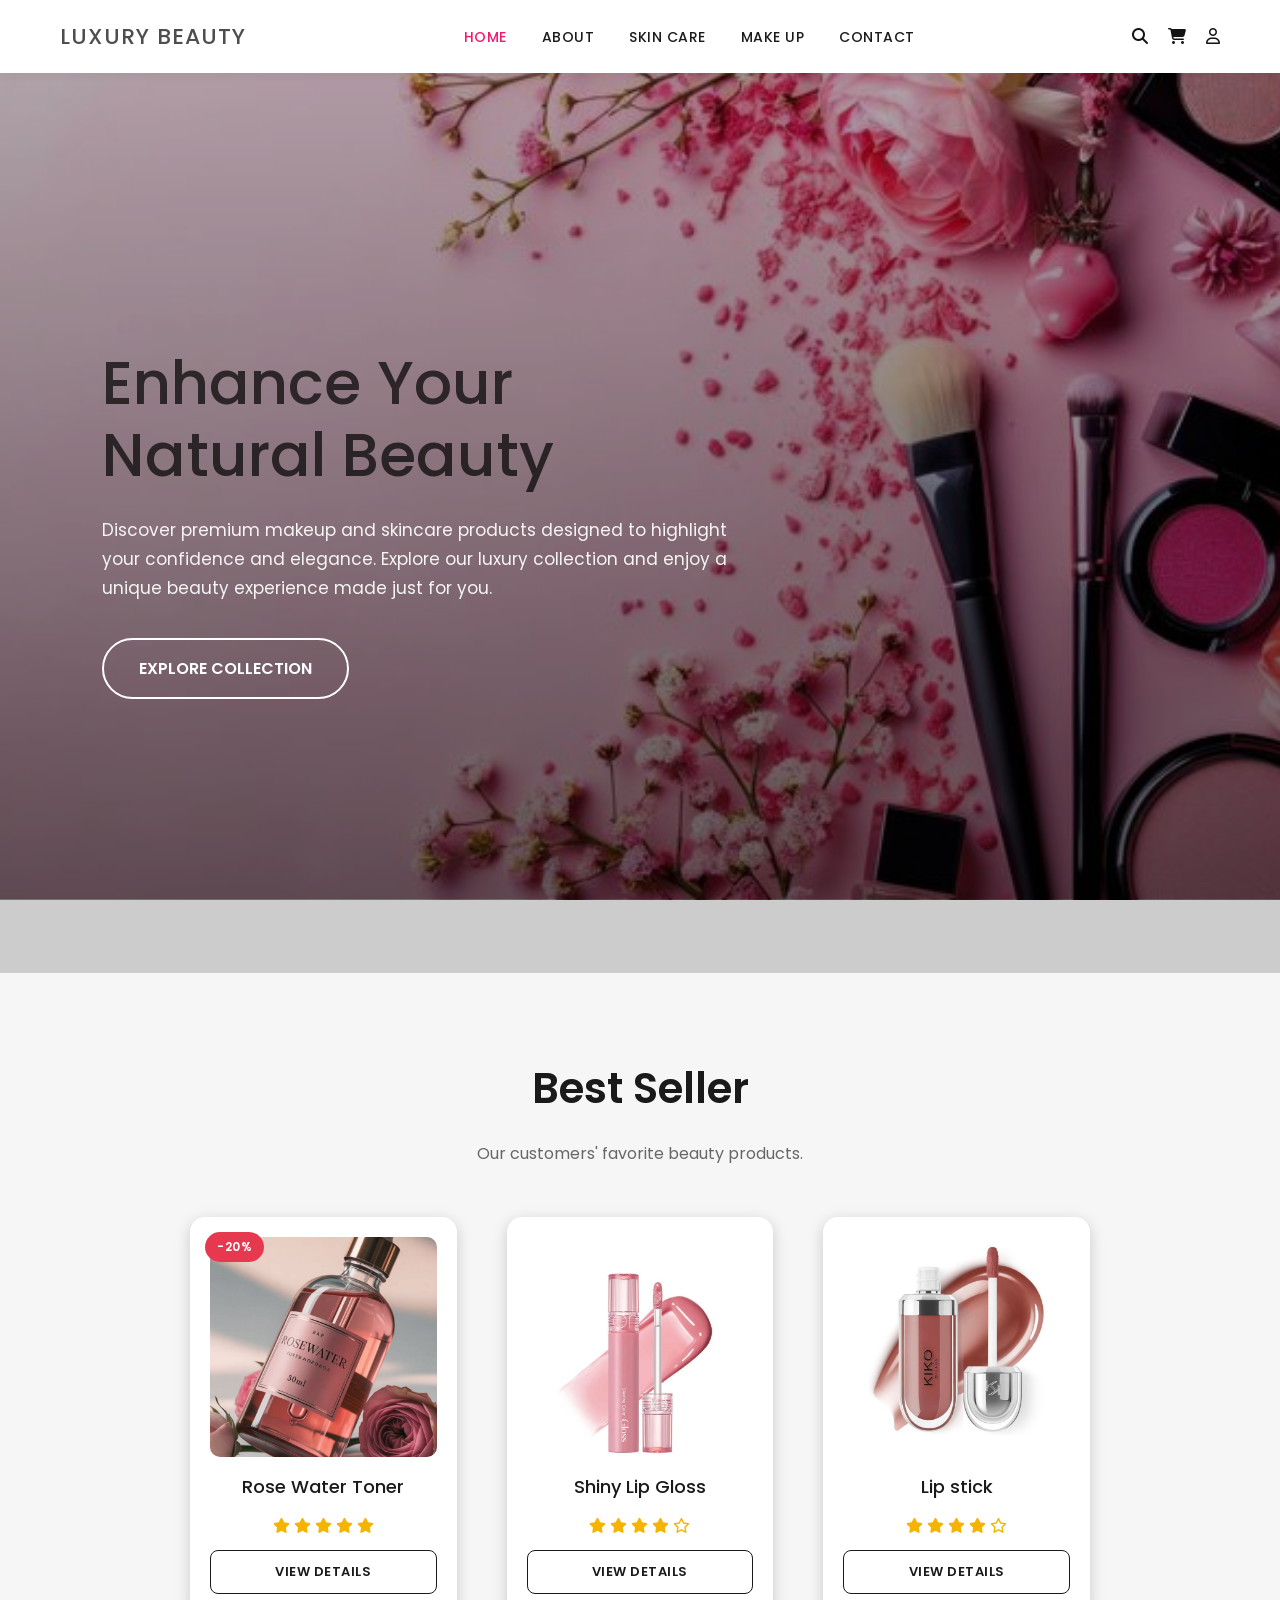
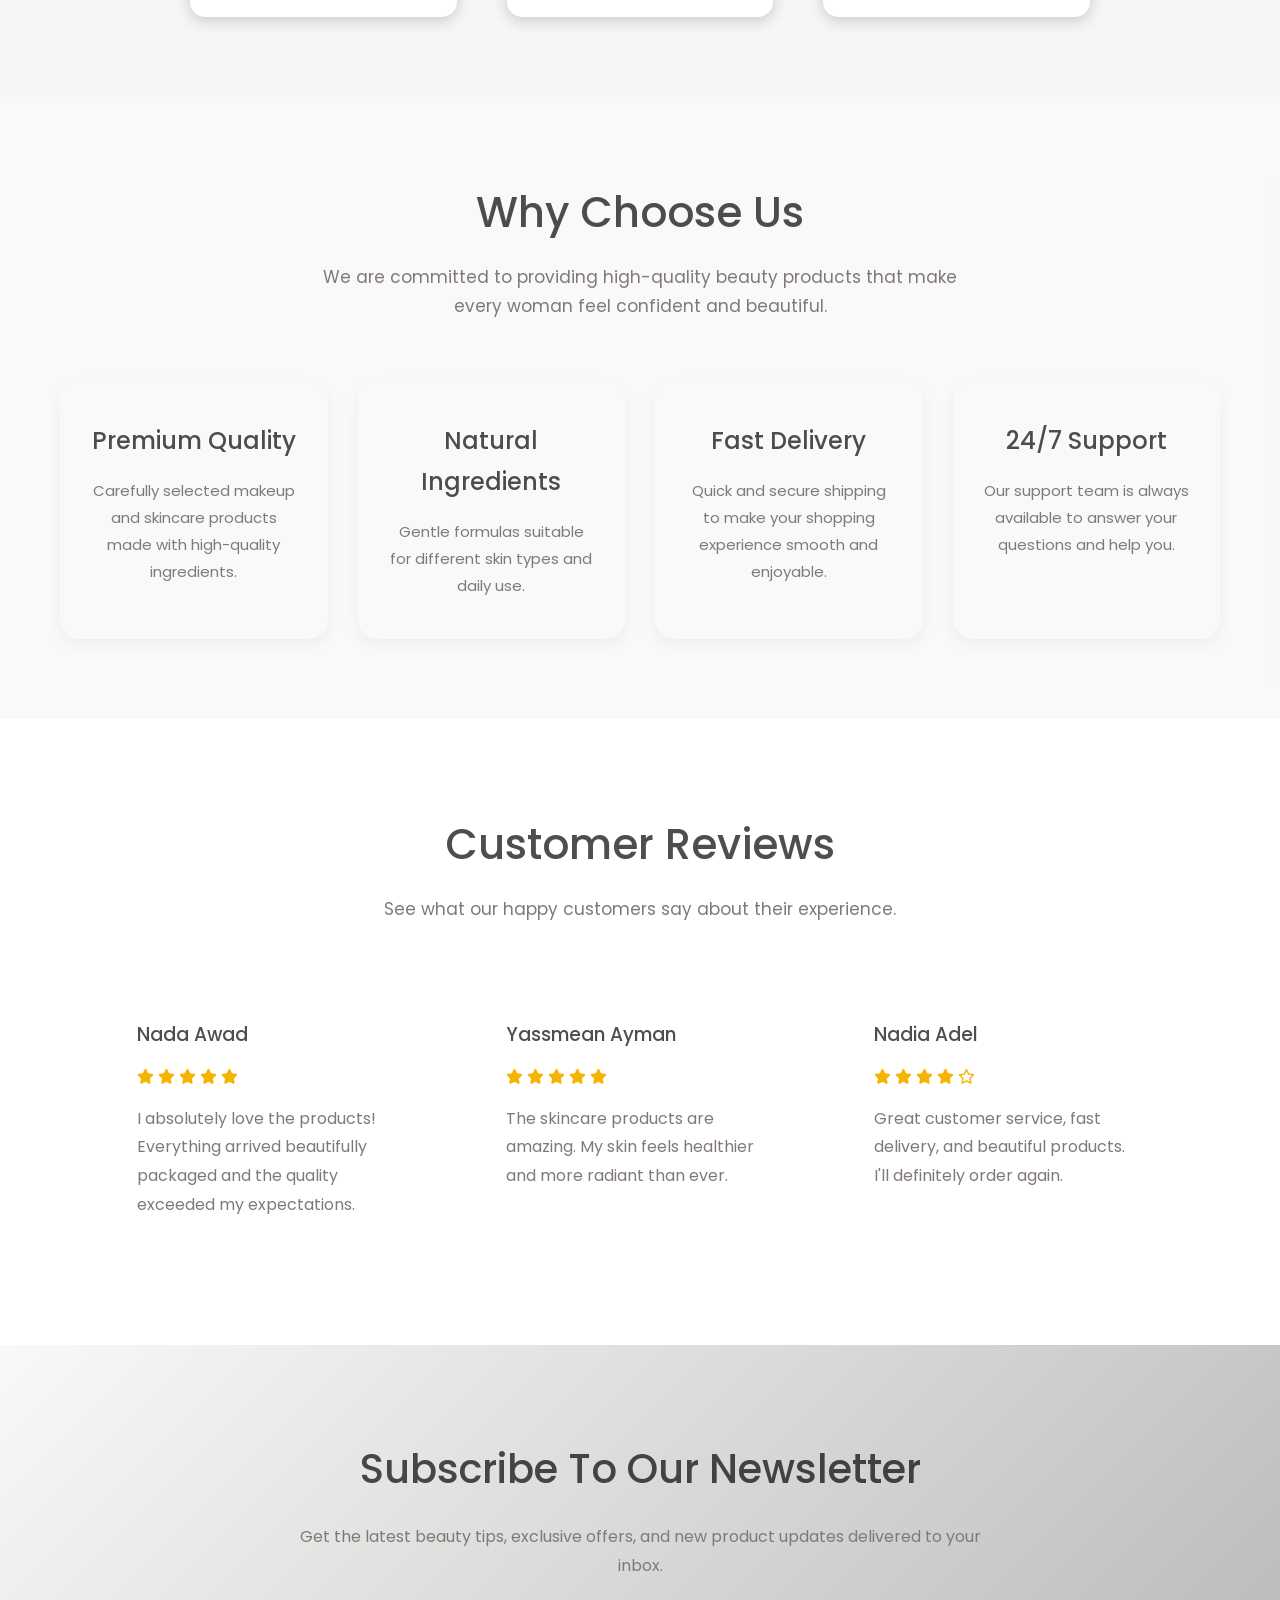
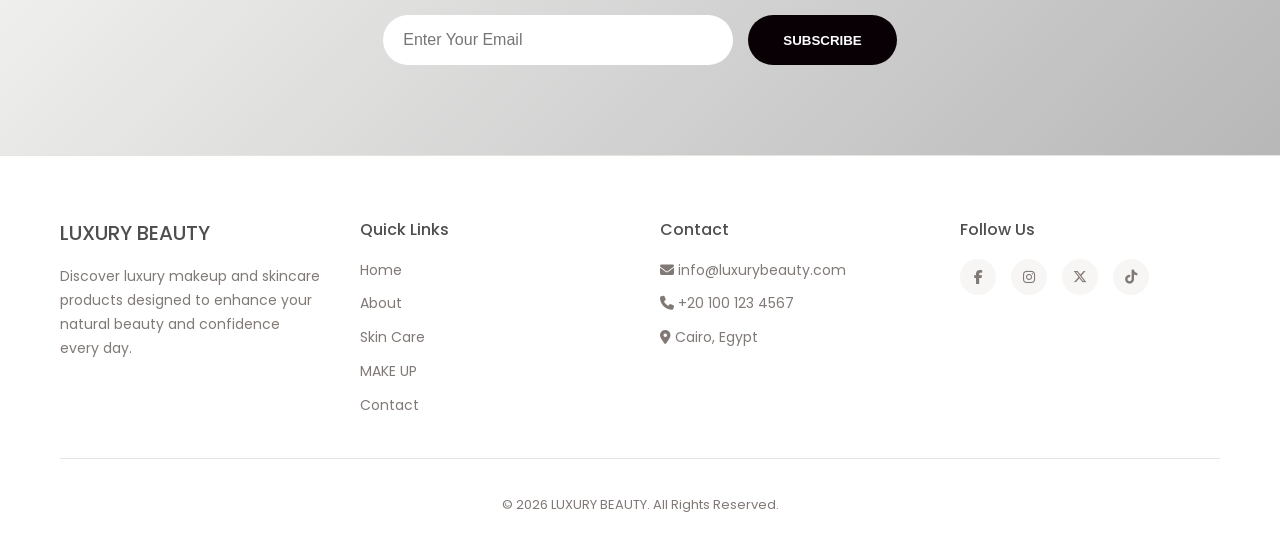
<file: index.html>
<!DOCTYPE html>
<html lang="en">
<head>
    <meta charset="UTF-8">
    <meta name="viewport" content="width=device-width, initial-scale=1.0">
    <title>LUXURY BEAUTY</title>
    <meta name="description" content="LUXURY BEAUTY - Discover premium makeup and skincare products crafted to enhance your natural beauty. Shop luxury cosmetics with fast delivery and 24/7 customer support.">
    <link rel="preconnect" href="https://fonts.googleapis.com">
    <link rel="preconnect" href="https://fonts.gstatic.com" crossorigin>
    <link href="https://fonts.googleapis.com/css2?family=Poppins:wght@300;400;500;600;700&display=swap"
        rel="stylesheet">
    <link rel="stylesheet"
        href="https://cdnjs.cloudflare.com/ajax/libs/font-awesome/6.7.2/css/all.min.css">
    <link rel="stylesheet" href="css/style.css">
    <link rel="stylesheet" href="css/home.css">
</head>

<body>
    <header>
        <nav class="navbar">
            <div class="logo">
                <h2>LUXURY BEAUTY</h2>
            </div>
            <ul class="nav-links">
                <li><a href="index.html" class="active">HOME</a></li>
                <li><a href="about.html">ABOUT</a></li>
                <li><a href="skincare.html">SKIN CARE</a></li>
                <li><a href="shop.html">MAKE UP</a></li>
                <li><a href="contact.html">CONTACT</a></li>
            </ul>
            <div class="icons">
                <a href="#"><i class="fa-solid fa-magnifying-glass"></i></a>
                <a href="#"><i class="fa-solid fa-cart-shopping"></i></a>
                <a href="profile.html"><i class="fa-regular fa-user"></i></a>
            </div>
        </nav>

    </header>

    <section class="home-hero">
        <div class="overlay"></div>
        <div class="home-hero-content">
            <h1>
                Enhance Your <br>
                Natural Beauty
            </h1>
            <p>
                Discover premium makeup and skincare products designed
                to highlight your confidence and elegance.
                Explore our luxury collection and enjoy a unique beauty
                experience made just for you.
            </p>
            <div class="home-hero-buttons">
                <!-- <a href="shop.html" class="btn">SHOP NOW</a> -->
                <a href="shop.html" class="btn2">EXPLORE COLLECTION</a>
            </div>
        </div>
    </section>

    <section class="best-seller">
        <div class="section-title">
            <h2>Best Seller</h2>
            <p>Our customers' favorite beauty products.</p>
        </div>

        <div class="product-container">

               <!-- Product 1 -->

                <div class="product-card">
                    <img src="imgsss/Rose water.jfif" alt="Rose Water Toner">
                    <span class="badge sale">-20%</span>
                    <h4>Rose Water Toner</h4>
                    <div class="stars">
                        <i class="fa-solid fa-star"></i>
                        <i class="fa-solid fa-star"></i>
                        <i class="fa-solid fa-star"></i>
                        <i class="fa-solid fa-star"></i>
                        <i class="fa-solid fa-star"></i>
                    </div>
                    <a href="#" class="card-btn">view details</a>
                </div>

                 <!-- Product 2 -->

                <div class="product-card">
                    <img src="imgsss/lip gloss.jfif" alt="Lip Gloss">
                    <h4>Shiny Lip Gloss</h4>
                    <div class="stars">
                        <i class="fa-solid fa-star"></i>
                        <i class="fa-solid fa-star"></i>
                        <i class="fa-solid fa-star"></i>
                        <i class="fa-solid fa-star"></i>
                        <i class="fa-regular fa-star"></i>
                    </div>
                    <a href="#" class="card-btn">view details</a>
                </div>

                 <!-- Product 3 -->

                <div class="product-card">
                    <img src="imgsss/kiko.jfif" alt="lip stick">
                    <h4>Lip stick</h4>
                    <div class="stars">
                        <i class="fa-solid fa-star"></i>
                        <i class="fa-solid fa-star"></i>
                        <i class="fa-solid fa-star"></i>
                        <i class="fa-solid fa-star"></i>
                        <i class="fa-regular fa-star"></i>
                    </div>
                    <a href="#" class="card-btn">view details</a>
                </div>


        </div> 
    </section>



    <section class="why-us">

        <div class="section-title">
            <h2>Why Choose Us</h2>
            <p>
                We are committed to providing high-quality beauty products
                that make every woman feel confident and beautiful.
            </p>
        </div>

        <div class="features">

            <div class="feature">
                <!-- <i class="fa-solid fa-gem"></i> -->
                <h3>Premium Quality</h3>
                <p>
                    Carefully selected makeup and skincare products made
                    with high-quality ingredients.
                </p>
            </div>

            <div class="feature">
                <!-- <i class="fa-solid fa-leaf"></i> -->
                <h3>Natural Ingredients</h3>
                <p>
                    Gentle formulas suitable for different skin types and
                    daily use.
                </p>
            </div>

            <div class="feature">
                <!-- <i class="fa-solid fa-truck-fast"></i> -->
                <h3>Fast Delivery</h3>
                <p>
                    Quick and secure shipping to make your shopping
                    experience smooth and enjoyable.
                </p>
            </div>

            <div class="feature">
                <!-- <i class="fa-solid fa-headset"></i> -->
                <h3>24/7 Support</h3>
                <p>
                    Our support team is always available to answer your
                    questions and help you.
                </p>
            </div>
        </div>
    </section>

    <section class="testimonials">

        <div class="section-title">
            <h2>Customer Reviews</h2>
            <p>See what our happy customers say about their experience.</p>
        </div>

        <div class="reviews">
            <div class="review-card">
                <h3>Nada Awad</h3>
                <div class="stars">
                    <i class="fa-solid fa-star"></i>
                    <i class="fa-solid fa-star"></i>
                    <i class="fa-solid fa-star"></i>
                    <i class="fa-solid fa-star"></i>
                    <i class="fa-solid fa-star"></i>
                </div>
                <p> I absolutely love the products!
                    Everything arrived beautifully packaged and the quality
                    exceeded my expectations.</p>
            </div>

            <div class="review-card">
                <h3>Yassmean Ayman</h3>
                <div class="stars">
                    <i class="fa-solid fa-star"></i>
                    <i class="fa-solid fa-star"></i>
                    <i class="fa-solid fa-star"></i>
                    <i class="fa-solid fa-star"></i>
                    <i class="fa-solid fa-star"></i>
                </div>
                <p>
                    The skincare products are amazing.
                    My skin feels healthier and more radiant than ever.
                </p>
            </div>

            <div class="review-card">
                <h3>Nadia Adel</h3>
                <div class="stars">
                    <i class="fa-solid fa-star"></i>
                    <i class="fa-solid fa-star"></i>
                    <i class="fa-solid fa-star"></i>
                    <i class="fa-solid fa-star"></i>
                    <i class="fa-regular fa-star"></i>
                </div>
                <p>
                    Great customer service, fast delivery, and beautiful
                    products. I'll definitely order again.
                </p>
            </div>
        </div>

    </section>

    <section class="newsletter">
        <div class="newsletter-content">
            <h2>Subscribe To Our Newsletter</h2>
            <p>
                Get the latest beauty tips, exclusive offers,
                and new product updates delivered to your inbox.
            </p>
            <form>
                <input id="email-input" type="email" placeholder="Enter Your Email" required>
                <button type="submit" id="submit">SUBSCRIBE</button>
            </form>
        </div>
    </section>


    <footer>
        <div class="footer-container">
            <div class="footer-box">
                <h2>LUXURY BEAUTY</h2>
                <p>
                    Discover luxury makeup and skincare products
                    designed to enhance your natural beauty and
                    confidence every day.
                </p>
            </div>
            <div class="footer-box">
                <h3>Quick Links</h3>
                <a href="index.html">Home</a>
                <a href="about.html">About</a>
                <!-- <a href="bestsellers.html">Best Seller</a> -->
                <a href="skincare.html">Skin Care</a>
                <a href="shop.html">MAKE UP</a>
                <a href="contact.html">Contact</a>
            </div>
            <div class="footer-box">
                <h3>Contact</h3>
                <p>
                    <i class="fa-solid fa-envelope"></i>
                    info@luxurybeauty.com
                </p>
                <p>
                    <i class="fa-solid fa-phone"></i>
                    +20 100 123 4567
                </p>
                <p>
                    <i class="fa-solid fa-location-dot"></i>
                    Cairo, Egypt
                </p>
            </div>
            <div class="footer-box">
                <h3>Follow Us</h3>
                <div class="social-icons">
                    <a href="#"><i class="fa-brands fa-facebook-f"></i></a>
                    <a href="#"><i class="fa-brands fa-instagram"></i></a>
                    <a href="#"><i class="fa-brands fa-x-twitter"></i></a>
                    <a href="#"><i class="fa-brands fa-tiktok"></i></a>
                </div>
            </div>
        </div>
        <hr>
        <div class="copyright">
            <p>&copy; 2026 LUXURY BEAUTY. All Rights Reserved.</p>
        </div>
    </footer>

    <script src="js/script.js"></script>

</body>
</html>
</file>
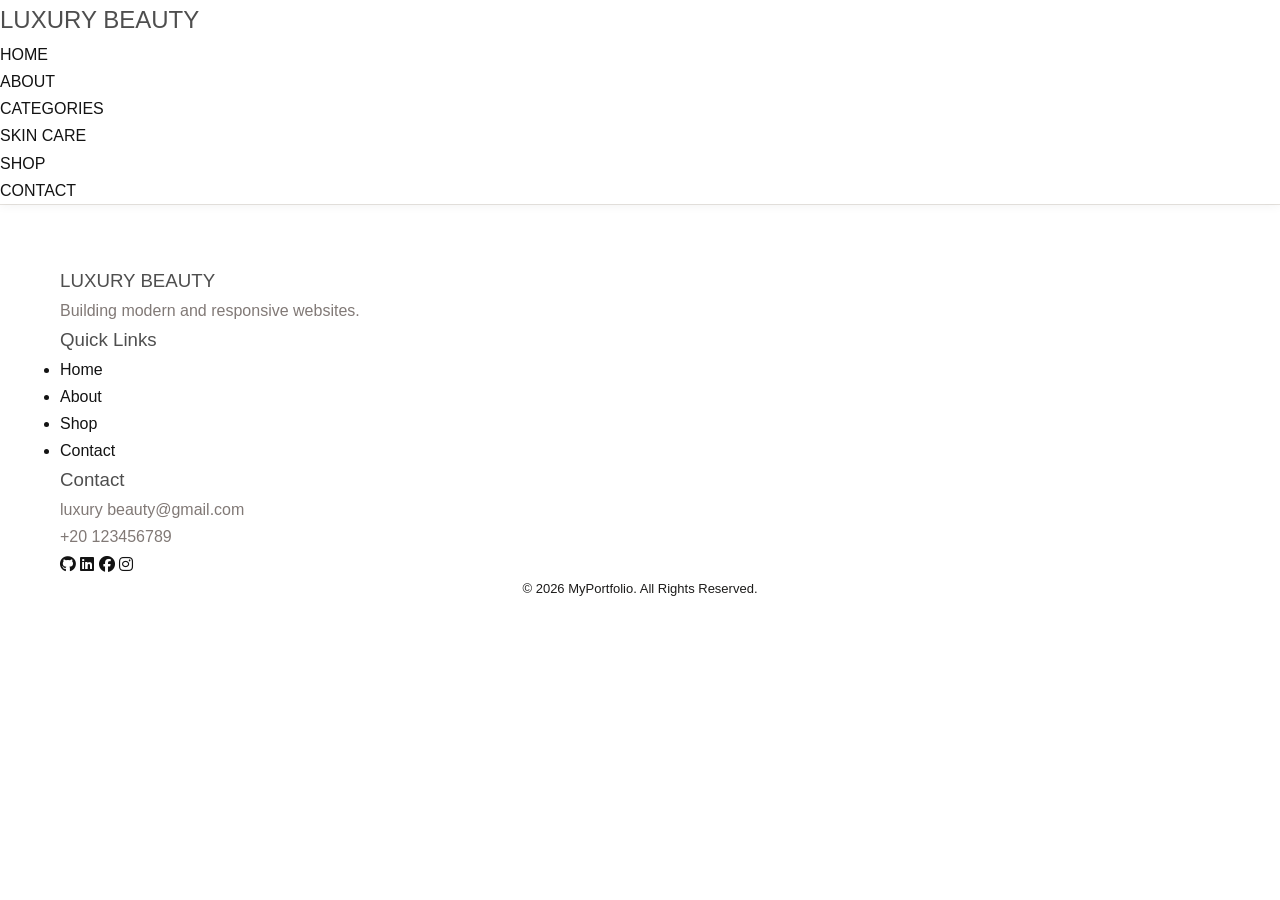
<file: test.html>
<!DOCTYPE html>
<html lang="en">
    <head>
        <meta charset='utf-8'>
        <meta name='viewport' content='width=device-width, initial-scale=1'>
        <title>LUXURY BEAUTY</title>
        <link rel="stylesheet" href="style.css">
        <link rel="stylesheet" href="https://cdnjs.cloudflare.com/ajax/libs/font-awesome/6.5.2/css/all.min.css">
    </head>
    <body>
        <header>
            <h2>LUXURY BEAUTY</h2>
            <nav>
                <ul>
                    <li><a href="index.html">HOME</a></li>
                    <li><a href="about.html">ABOUT</a></li>
                    <li><a href="categories.html">CATEGORIES</a></li>
                    <!-- <li><a href="bestsellers.html">BEST SELLERS</a></li> -->
                    <li><a href="skincare.html">SKIN CARE</a></li>
                    <li><a href="shop.html">SHOP</a></li>
                    <li><a href="contact.html">CONTACT</a></li>
                </ul>
            </nav>
        </header>

        



        <footer>
            <div class="container">
                <div>
                     <h3>LUXURY BEAUTY</h3>
                      <p>Building modern and responsive websites.</p>
                </div>

                <div>
                    <h3>Quick Links</h3>
                    <ul>
                         <li><a href="index.html">Home</a></li>
                         <li><a href="about.html">About</a></li>
                         <li><a href="shop.html">Shop</a></li>
                         <li><a href="contact.html">Contact</a></li>
                    </ul>
                </div>

                <div>
                     <h3>Contact</h3>
                     <p>luxury beauty@gmail.com</p>
                     <p>+20 123456789</p>
                </div>

                <div>
                     <i class="fa-brands fa-github"></i>
                     <i class="fa-brands fa-linkedin"></i>
                     <i class="fa-brands fa-facebook"></i>
                     <i class="fa-brands fa-instagram"></i>
                </div>

                <p class="copyright">
                 © 2026 MyPortfolio. All Rights Reserved.
                </p>            
            </div>
        </footer>
    </body>
</html>
</file>
<file: css/style.css>
:root {
    --color-pink: #fb99b651;
    --color-pink-dark: #f4176f;
    --color-gray-light: #f7f6f4;
    --color-gray: #e7e4e0;
    --color-text: #1c1b1a;
    --color-text-light: #817976;
    --color-white: #ffffff;
}

* {
    margin: 0;
    padding: 0;
    box-sizing: border-box;
}

body {
    font-family: 'Poppins', sans-serif;
    color:rgb(19, 19, 19);
    background-color: var(--color-white);
    line-height: 1.7;
}

h1, h2, h3 {
    font-weight: 500;
    color:rgba(0, 0, 0, 0.694);
}

p {
    color: var(--color-text-light);
}

a {
    text-decoration: none;
    color: inherit;
}

img {
    max-width: 100%;
    display: block;
}

header {
    background-color: var(--color-white);
    box-shadow: 0 2px 10px rgba(0, 0, 0, 0.05);
    position: sticky;
    top: 0;
    z-index: 100;
}

.navbar {
    display: flex;
    align-items: center;
    justify-content: space-between;
    padding: 18px 60px;
}

.logo h2 {
    font-size: 22px;
    letter-spacing: 1px;
}

.nav-links {
    display: flex;
    list-style: none;
    gap: 35px;
}

.nav-links a {
    font-size: 14px;
    font-weight: 500;
    letter-spacing: 0.5px;
    color: var(--color-text);
    transition: color 0.3s ease;
}

.nav-links a:hover,
.nav-links a.active {
    color: var(--color-pink-dark);
}

.icons {
    display: flex;
    gap: 20px;
    font-size: 16px;
}

.icons a:hover {
    color: var(--color-pink-dark);
}






footer {
    background-color: var(--color-white);
    padding: 60px 60px 20px 60px;
    border-top: 1px solid var(--color-gray);
}

.footer-container {
    display: grid;
    grid-template-columns: repeat(4, 1fr);
    gap: 40px;
    margin-bottom: 30px;
}

.footer-box h2 {
    font-size: 20px;
    margin-bottom: 15px;
}

.footer-box h3 {
    font-size: 16px;
    margin-bottom: 15px;
}

.footer-box p {
    font-size: 14px;
    margin-bottom: 10px;
}

.footer-box a {
    display: block;
    font-size: 14px;
    color: var(--color-text-light);
    margin-bottom: 10px;
    transition: color 0.3s ease;
}

.footer-box a:hover {
    color: var(--color-pink-dark);
}

.social-icons {
    display: flex;
    gap: 15px;
}

.social-icons a {
    width: 36px;
    height: 36px;
    display: flex;
    align-items: center;
    justify-content: center;
    background-color: var(--color-gray-light);
    border-radius: 50%;
    transition: background-color 0.3s ease;
}

.social-icons a:hover {
    background-color: var(--color-pink-dark);
    color: var(--color-white);
    transform: translateY(-4px);
}

hr {
    border: none;
    border-top: 1px solid var(--color-gray);
    margin-bottom: 15px;
}

.copyright {
    text-align: center;
    font-size: 13px;
    color: var(--color-text-light);
    padding-top: 20px;
}


.nav-links a:hover:active{
    color: #dcdcdc;
}
</file>
<file: css/home.css>
section{
    padding:90px 8%;
}

.container{
    width:90%;
    margin:auto;
}

.home-hero{
    height:100vh;
    background:
    linear-gradient(
        rgba(0,0,0,.1),
        rgba(0,0,0,.5)
    ),
    url("../imgsss/home.jfif");
    background-size:cover;
    background-position:center;
    display:flex;
    background-attachment: fixed;
    align-items:center;
    position:relative;
}

.overlay{
    position:absolute;
    inset:0;
    background:rgba(0,0,0,.2);
}

.home-hero-content{
    position:relative;
    color:white;
    max-width:650px;
    z-index:2;
}

.home-hero-content h1{
    font-size:60px;
    line-height:1.2;
    margin-bottom:25px;
}

.home-hero-content p{
    font-size:17px;
    color:#f4f4f4; 
    margin-bottom:35px;
}



.home-hero-buttons{
    display:flex;
    gap:20px;
    flex-wrap:wrap;
}

.btn{
    color:white;
    padding:15px 35px;
    border-radius:40px;
    font-weight:600;
}

.btn:hover{
    background:#947d89d3;
}

.btn2{
    border:2px solid white;
    color:white;
    padding:15px 35px;
    border-radius:40px;
    transition:.3s;
    font-weight:600;
}

.btn2:hover{
    background:rgb(176, 115, 144);
}

.why-us {
    padding: 80px 60px;
    background-color:rgba(228, 228, 228, 0.244);
}

.section-title{
    text-align:center;
    margin-bottom:60px;
}

.section-title h2{
    font-size:42px;
    margin-bottom:15px;
}

.section-title p{
    max-width:650px;
    margin:auto;
    font-size:17px;
}



.product-container{
    display:grid;
    grid-template-columns:repeat(auto-fit,minmax(250px,1fr));
    gap:30px;
}

.product-card{
    overflow:hidden;
    text-align:center;
}


.product-card img{
    width:100%;
    height:300px;
    object-fit:cover;
    transition:.4s;
}

.product-card:hover img{
    transform:scale(1.08);
}

.product-card h3{
    margin-top:20px;
    font-size:22px;
}

.stars{
    margin:12px 0;
}

.stars i{
    color:#f4b400;
    font-size:15px;
}

.price{
    font-size:24px;
    font-weight:600;
    margin-bottom:20px;
}

.card-btn{
    display:inline-block;
    margin-bottom:25px;
    padding:12px 30px;
    border-radius:30px;
    font-weight:500;
}

.card-btn:hover{
    letter-spacing:1px;
}



.features{
    display:grid;
    grid-template-columns:repeat(auto-fit,minmax(250px,1fr));
    gap:30px;
}

.feature{
    padding:40px 30px;
    text-align:center;
    border-radius:20px;
    transition:.4s;
    box-shadow:0 5px 15px rgba(0,0,0,.05);
}

.feature:hover{
    transform:translateY(-8px);
    box-shadow:0 12px 25px rgba(0,0,0,.1);
}

.feature i{
    font-size:45px;
    margin-bottom:20px;
}

.feature h3{
    margin-bottom:15px;
    font-size:24px;
}

.feature p{
    line-height:1.8;
    font-size:15px;
}




.reviews{
    display:grid;
    grid-template-columns:repeat(auto-fit,minmax(280px,1fr));
    gap:30px;
}

.review-card{
    padding:35px;
    border-radius:20px;
    transition:.4s;
    border-top:4px solid var(--main-color);
}

.review-card:hover{
    transform:translateY(-8px);
}

.review-card h3{
    margin-bottom:15px;
}

.review-card p{
    margin-top:15px;
    line-height:1.8;
}



.newsletter{
    background:linear-gradient(135deg,#f9f9f8,#413e3e5f);
    color:white;
    text-align:center;
    text-shadow: rgba(58, 58, 58, 0.377);
}

.newsletter-content{
    max-width:700px;
    margin:auto;
}

.newsletter h2{
    font-size:40px;
    margin-bottom:20px;
}

.newsletter p{
    margin-bottom:35px;
    line-height:1.8;
}

.newsletter form{
    display:flex;
    justify-content:center;
    gap:15px;
    flex-wrap:wrap;
}

.newsletter input{
    width:350px;
    padding:16px 20px;
    border:none;
    border-radius:40px;
    outline:none;
    font-size:16px;
}

.newsletter button{
    padding:16px 35px;
    border:none;
    background-color: rgb(8, 0, 4);
    border-radius:40px;
    color:rgb(254, 253, 253);
    cursor:pointer;
    transition:.3s;
    font-weight:600;
}

.newsletter button:hover{
    background:black;
}






.best-seller {
    padding: 80px 60px;
    background-color: #e8e6e65b;
}


.best-seller .section-title {
    text-align: center;
    margin-bottom: 50px;
}

.best-seller .section-title h2 {
    font-weight: 600;
    color: #1a1a1a;
}

.best-seller .section-title p {
    color: #686767;
    font-size: 16px;
}

.product-container {
    display: grid;
    grid-template-columns: repeat(auto-fit, minmax(250px, 1fr));
    gap: 50px;
    max-width: 900px;
    margin: 0 auto;
}

.product-card {
    position: relative;
    background-color: #fff;
    border-radius: 15px;
    padding: 20px;
    text-align: center;
    box-shadow: 0 4px 15px rgba(0, 0, 0, 0.176);
    transition: transform 0.3s ease, box-shadow 0.3s ease;
    overflow: hidden;
    max-height: 400px;
}

.product-card:hover {
    transform: translateY(-8px);
    box-shadow: 0 12px 25px rgba(0, 0, 0, 0.12);
}

.product-card img {
    width: 100%;
    height: 220px;
    object-fit: cover;
    border-radius: 10px;
    margin-bottom: 15px;
    transition: transform 0.4s ease;
}

.product-card:hover img {
    transform: scale(1.05);
}

.badge {
    position: absolute;
    top: 15px;
    left: 15px;
    background-color: #d4af8c;
    color: #fff;
    font-size: 12px;
    font-weight: 600;
    padding: 5px 12px;
    border-radius: 20px;
    letter-spacing: 0.5px;
    z-index: 2;
}

.badge.sale {
    background-color: #e63950;
}


.product-card h4 {
    font-size: 18px;
    font-weight: 500;
    color: #1a1a1a;
    margin-bottom: 10px;
}

.stars {
    margin-bottom: 12px;
    color: #d4af37;
    font-size: 14px;
}

.card-btn {
    display: inline-block;
    width: 100%;
    padding: 10px 0;
    background-color: transparent;
    border: 1.5px solid #1a1a1a;
    color: #1a1a1a;
    text-decoration: none;
    font-size: 13px;
    font-weight: 600;
    letter-spacing: 0.5px;
    text-transform: uppercase;
    border-radius: 8px;
    transition: background-color 0.3s ease, color 0.3s ease;
}

.card-btn:hover {
    background-color: #1a1a1a;
    color: #fff;
}


@media (max-width: 900px) {
    .best-seller {
        padding: 60px 30px;
    }
}

@media (max-width: 560px) {
    .best-seller {
        padding: 50px 20px;
    }

    .product-container {
        grid-template-columns: 1fr;
    }
}
</file>
<file: style.css>
:root {
    --color-pink: #fb99b651;
    --color-pink-dark: #f4176f;
    --color-gray-light: #f7f6f4;
    --color-gray: #e7e4e0;
    --color-text: #1c1b1a;
    --color-text-light: #817976;
    --color-white: #ffffff;
}

* {
    margin: 0;
    padding: 0;
    box-sizing: border-box;
}

body {
    font-family: 'Poppins', sans-serif;
    color:rgb(19, 19, 19);
    background-color: var(--color-white);
    line-height: 1.7;
}

h1, h2, h3 {
    font-weight: 500;
    color:rgba(0, 0, 0, 0.694);
}

p {
    color: var(--color-text-light);
}

a {
    text-decoration: none;
    color: inherit;
}

img {
    max-width: 100%;
    display: block;
}

header {
    background-color: var(--color-white);
    box-shadow: 0 2px 10px rgba(0, 0, 0, 0.05);
    position: sticky;
    top: 0;
    z-index: 100;
}

.navbar {
    display: flex;
    align-items: center;
    justify-content: space-between;
    padding: 18px 60px;
}

.logo h2 {
    font-size: 22px;
    letter-spacing: 1px;
}

.nav-links {
    display: flex;
    list-style: none;
    gap: 35px;
}

.nav-links a {
    font-size: 14px;
    font-weight: 500;
    letter-spacing: 0.5px;
    color: var(--color-text);
    transition: color 0.3s ease;
}

.nav-links a:hover,
.nav-links a.active {
    color: var(--color-pink-dark);
}

.icons {
    display: flex;
    gap: 20px;
    font-size: 16px;
}

.icons a:hover {
    color: var(--color-pink-dark);
}





footer {
    background-color: var(--color-white);
    padding: 60px 60px 20px 60px;
    border-top: 1px solid var(--color-gray);
}

.footer-container {
    display: grid;
    grid-template-columns: repeat(4, 1fr);
    gap: 40px;
    margin-bottom: 30px;
}

.footer-box h2 {
    font-size: 20px;
    margin-bottom: 15px;
}

.footer-box h3 {
    font-size: 16px;
    margin-bottom: 15px;
}

.footer-box p {
    font-size: 14px;
    margin-bottom: 10px;
}

.footer-box a {
    display: block;
    font-size: 14px;
    color: var(--color-text-light);
    margin-bottom: 10px;
    transition: color 0.3s ease;
}

.footer-box a:hover {
    color: var(--color-pink-dark);
}

.social-icons {
    display: flex;
    gap: 15px;
}

.social-icons a {
    width: 36px;
    height: 36px;
    display: flex;
    align-items: center;
    justify-content: center;
    background-color: var(--color-gray-light);
    border-radius: 50%;
    transition: background-color 0.3s ease;
}

.social-icons a:hover {
    background-color: rgba(96, 96, 96, 0.635);
}

hr {
    border: none;
    border-top: 1px solid var(--color-gray);
    margin-bottom: 15px;
}

.copyright {
    text-align: center;
    font-size: 13px;
    color: var(--color-text);
}
</file>
